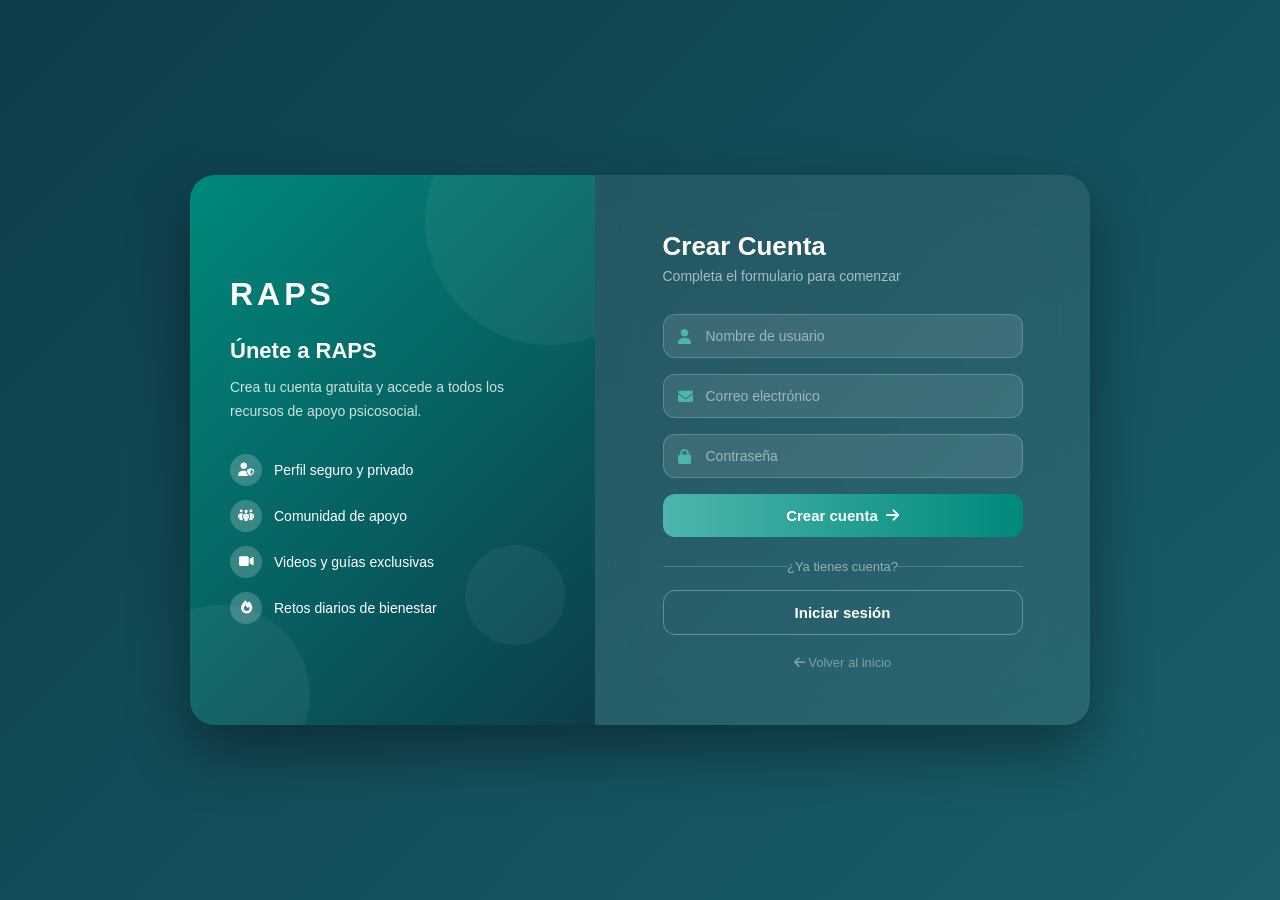
<file: templates/registro.html>
<!DOCTYPE html>
<html lang="es">
<head>
    <meta charset="UTF-8">
    <title>Registro - RAPS</title>
    <link rel="stylesheet" href="/static/css/styles.css">
    <link rel="stylesheet" href="https://cdnjs.cloudflare.com/ajax/libs/font-awesome/6.5.0/css/all.min.css">
</head>
<body class="auth-body">

<div class="auth-container">

    <!-- PANEL IZQUIERDO -->
    <div class="auth-panel-left">
        <div class="auth-panel-content">
            <h1 class="auth-logo">RAPS</h1>
            <h2>Únete a RAPS</h2>
            <p>Crea tu cuenta gratuita y accede a todos los recursos de apoyo psicosocial.</p>
            <div class="auth-features">
                <div class="auth-feature">
                    <i class="fa-solid fa-user-shield"></i>
                    <span>Perfil seguro y privado</span>
                </div>
                <div class="auth-feature">
                    <i class="fa-solid fa-people-group"></i>
                    <span>Comunidad de apoyo</span>
                </div>
                <div class="auth-feature">
                    <i class="fa-solid fa-video"></i>
                    <span>Videos y guías exclusivas</span>
                </div>
                <div class="auth-feature">
                    <i class="fa-solid fa-fire"></i>
                    <span>Retos diarios de bienestar</span>
                </div>
            </div>
        </div>
        <div class="auth-circles">
            <div class="circle c1"></div>
            <div class="circle c2"></div>
            <div class="circle c3"></div>
        </div>
    </div>

    <!-- PANEL DERECHO -->
    <div class="auth-panel-right">
        <div class="auth-glass-card">
            <h2>Crear Cuenta</h2>
            <p class="auth-subtitle">Completa el formulario para comenzar</p>

            <form method="POST" action="/registro">

                <div class="auth-input-group">
                    <i class="fa-solid fa-user"></i>
                    <input type="text" name="username" placeholder="Nombre de usuario" required>
                </div>

                <div class="auth-input-group">
                    <i class="fa-solid fa-envelope"></i>
                    <input type="email" name="email" placeholder="Correo electrónico" required>
                </div>

                <div class="auth-input-group">
                    <i class="fa-solid fa-lock"></i>
                    <input type="password" name="password" placeholder="Contraseña" required>
                </div>

                <button type="submit" class="auth-btn">
                    Crear cuenta <i class="fa-solid fa-arrow-right"></i>
                </button>

            </form>

            <div class="auth-divider">
                <span>¿Ya tienes cuenta?</span>
            </div>

            <a href="/login" class="auth-btn-outline">
                Iniciar sesión
            </a>

            <a href="/" class="auth-back">
                <i class="fa-solid fa-arrow-left"></i> Volver al inicio
            </a>

        </div>
    </div>

</div>

<script>
function toggleMenu() {
    const nav = document.querySelector('.nav-links');
    nav.classList.toggle('open');
}
</script>

</body>
</html>
</file>
<file: static/css/styles.css>
/* Reset básico */
* {
    margin: 0;
    padding: 0;
    box-sizing: border-box;
}

/* Fuente general */
body {
    font-family: 'Segoe UI', sans-serif;
    background: linear-gradient(to right, #0d3d4a, #1a5f6a);
    color: #333;
}

/* Header moderno */
header {
    text-align: center;
    padding: 40px 20px;
    color: white;
}

header h1 {
    font-size: 40px;
    margin-bottom: 20px;
}

/* Botón volver */
header a {
    display: inline-block;
    padding: 10px 20px;
    background-color: #4db6ac;
    color: white;
    text-decoration: none;
    border-radius: 25px;
    font-weight: bold;
    transition: 0.3s ease;
}

header a:hover {
    background-color: #00897b;
    transform: scale(1.05);
}

/* Contenedor principal */
section {
    background: #00897b;
    margin: 30px auto;
    padding: 30px;
    width: 80%;
    max-width: 900px;
    border-radius: 15px;
    box-shadow: 0px 8px 20px rgba(0,0,0,0.2);
}

/* Títulos */
section h2 {
    margin-bottom: 20px;
    color: #0d3d4a;
    text-align: center;
}

/* Video centrado */
iframe {
    display: block;
    margin: 0 auto;
    border-radius: 12px;
}

/* Lista profesional */
ul {
    list-style: none;
    padding: 0;
}

ul li {
    margin: 15px 0;
    text-align: center;
}

/* Links profesionales */
ul li a {
    display: inline-block;
    padding: 10px 18px;
    background-color: #00897b;
    color: white;
    text-decoration: none;
    border-radius: 20px;
    transition: 0.3s;
}

ul li a:hover {
    background-color: #0d3d4a;
    transform: scale(1.05);
}

/* NAVBAR */
.navbar {
    position: fixed;
    top: 0;
    width: 100%;
    background: rgba(8, 35, 42, 0.95);
    backdrop-filter: blur(10px);
    display: flex;
    justify-content: space-between;
    align-items: center;
    padding: 12px 40px;
    color: white;
    z-index: 1000;
    border-bottom: 1px solid rgba(255,255,255,0.08);
    box-shadow: 0 4px 20px rgba(0,0,0,0.3);
}

.logo {
    font-size: 22px;
    font-weight: 800;
    letter-spacing: 2px;
    background: linear-gradient(to right, #4db6ac, #00897b);
    -webkit-background-clip: text;
    -webkit-text-fill-color: transparent;
}

.nav-links {
    list-style: none;
    display: flex;
    align-items: center;
    gap: 8px;
}

.nav-links li a {
    color: rgba(255,255,255,0.85);
    text-decoration: none;
    font-weight: 500;
    font-size: 14px;
    padding: 7px 14px;
    border-radius: 20px;
    transition: 0.3s;
    border: 1px solid transparent;
}

.nav-links li a:hover {
    background: rgba(255,255,255,0.1);
    border-color: rgba(255,255,255,0.2);
    color: white;
}

.nav-links li span {
    color: #4db6ac;
    font-size: 14px;
    font-weight: 600;
    padding: 7px 14px;
    background: rgba(77,182,172,0.1);
    border-radius: 20px;
    border: 1px solid rgba(77,182,172,0.3);
}

.nav-links li a[href="/logout"] {
    background: rgba(231,76,60,0.15);
    border-color: rgba(231,76,60,0.3);
    color: #e74c3c;
}

.nav-links li a[href="/logout"]:hover {
    background: #e74c3c;
    color: white;
}

.nav-links li a[href="/registro"] {
    background: linear-gradient(to right, #4db6ac, #00897b);
    color: white;
    border: none;
    font-weight: bold;
}

.nav-links li a[href="/registro"]:hover {
    transform: scale(1.05);
    opacity: 0.9;
}

.mode-btn {
    background: rgba(255,255,255,0.1);
    border: 1px solid rgba(255,255,255,0.2);
    color: white;
    font-size: 16px;
    cursor: pointer;
    padding: 7px 12px;
    border-radius: 20px;
    transition: 0.3s;
}

.mode-btn:hover {
    background: rgba(255,255,255,0.2);
}

/* HERO */
.hero {
    margin-top: 120px;
    text-align: center;
    color: white;
    padding: 60px 20px;
    animation: fadeIn 1.5s ease;
}

.hero h1 {
    font-size: 45px;
    margin-bottom: 20px;
    color: white;
}

.hero p {
    font-size: 18px;
    margin-bottom: 30px;
    color: white;
}

.btn-primary {
    padding: 12px 25px;
    background-color: #4db6ac;
    color: white;
    text-decoration: none;
    border-radius: 30px;
    transition: 0.3s;
}

.btn-primary:hover {
    background-color: #00897b;
    transform: scale(1.05);
}

/* CARDS */
.cards {
    display: flex;
    justify-content: center;
    gap: 30px;
    padding: 60px 20px;
    flex-wrap: wrap;
}

.card {
    background: white;
    width: 280px;
    padding: 30px;
    border-radius: 15px;
    text-align: center;
    box-shadow: 0px 10px 25px rgba(0,0,0,0.2);
    transition: 0.3s;
}

.card:hover {
    transform: translateY(-10px);
}

.icon {
    font-size: 40px;
    margin-bottom: 15px;
    color: #00897b;
}

/* FOOTER */
footer {
    text-align: center;
    padding: 20px;
    background: rgba(0,0,0,0.8);
    color: white;
}

/* ANIMACIÓN */
@keyframes fadeIn {
    from { opacity: 0; transform: translateY(20px); }
    to { opacity: 1; transform: translateY(0); }
}

/* MODO OSCURO */
.dark-mode {
    background: #121212;
}

.dark-mode .card {
    background: #1f1f1f;
    color: white;
}

.dark-mode .navbar,
.dark-mode footer {
    background: #000;
}

/* LOGIN MODERNO */
.login-container {
    height: 100vh;
    display: flex;
    justify-content: center;
    align-items: center;
}

.login-card {
    background: white;
    padding: 40px;
    width: 350px;
    border-radius: 15px;
    box-shadow: 0px 15px 30px rgba(0,0,0,0.3);
    text-align: center;
    animation: fadeIn 1s ease;
}

.login-card h2 {
    margin-bottom: 25px;
    color: #0d3d4a;
}

.input-group {
    position: relative;
    margin-bottom: 20px;
}

.input-group i {
    position: absolute;
    top: 12px;
    left: 12px;
    color: #00897b;
}

.input-group input {
    width: 100%;
    padding: 10px 10px 10px 35px;
    border-radius: 8px;
    border: 1px solid #ccc;
    outline: none;
    transition: 0.3s;
}

.input-group input:focus {
    border-color: #00897b;
    box-shadow: 0px 0px 8px rgba(0,137,123,0.3);
}

.btn-login {
    width: 100%;
    padding: 12px;
    border: none;
    border-radius: 25px;
    background: linear-gradient(to right, #4db6ac, #00897b);
    color: white;
    font-weight: bold;
    cursor: pointer;
    transition: 0.3s;
}

.btn-login:hover {
    transform: scale(1.05);
}

.extra {
    margin-top: 15px;
    font-size: 14px;
}

.extra a {
    color: #00897b;
    text-decoration: none;
    font-weight: bold;
}

/* BOTÓN PRINCIPAL */
.btn-principal {
    width: 100%;
    padding: 15px;
    border: none;
    border-radius: 30px;
    background: linear-gradient(90deg, #4db6ac, #00897b);
    color: white;
    font-size: 16px;
    font-weight: bold;
    cursor: pointer;
    transition: all 0.3s ease;
}

.btn-principal:hover {
    transform: scale(1.03);
    box-shadow: 0 5px 15px rgba(0,137,123,0.4);
}

/* SELECT */
select {
    width: 100%;
    padding: 10px;
    margin: 10px 0 20px 0;
    border-radius: 8px;
    border: 1px solid #ccc;
}

/* TARJETAS HORIZONTALES */
.info-container {
    max-width: 1000px;
    margin: 50px auto;
    display: flex;
    flex-direction: column;
    gap: 30px;
}

.info-card {
    display: flex;
    align-items: center;
    background: #ffffff;
    padding: 30px;
    border-radius: 20px;
    box-shadow: 0 10px 25px rgba(0,0,0,0.1);
    transition: transform 0.3s ease;
}

.info-card:hover {
    transform: translateY(-5px);
}

.info-icon {
    font-size: 40px;
    color: #0d3d4a;
    margin-right: 25px;
    min-width: 60px;
    text-align: center;
}

.info-content h3 {
    margin-bottom: 10px;
    color: #0d3d4a;
}

.info-content p {
    margin-bottom: 10px;
    color: #444;
    line-height: 1.6;
}

/* FORO */
.forum-container {
    max-width: 900px;
    margin: 40px auto;
}

.forum-form textarea {
    width: 100%;
    height: 120px;
    padding: 15px;
    border-radius: 15px;
    border: 1px solid #ccc;
    resize: none;
    margin-bottom: 15px;
}

.post-card {
    background: white;
    padding: 20px;
    border-radius: 15px;
    margin-bottom: 15px;
    box-shadow: 0 5px 15px rgba(0,0,0,0.08);
}

/* CARD LINK */
.card-link {
    text-decoration: none;
    color: inherit;
}

.card-link:hover {
    transform: translateY(-10px) scale(1.03);
    cursor: pointer;
}

/* FORO LAYOUT */
.foro-layout {
    display: flex;
    gap: 25px;
    max-width: 1100px;
    margin: 100px auto 40px auto;
    padding: 0 20px;
}

.foro-main {
    flex: 1;
}

.foro-header {
    color: white;
    margin-bottom: 25px;
}

.foro-header h1 {
    font-size: 28px;
    margin-bottom: 8px;
}

.foro-header p {
    opacity: 0.8;
}

/* FORMULARIO */
.post-form-card {
    background: white;
    border-radius: 15px;
    padding: 20px;
    margin-bottom: 20px;
    box-shadow: 0 5px 15px rgba(0,0,0,0.15);
}

.post-form-header {
    display: flex;
    align-items: center;
    gap: 12px;
    margin-bottom: 15px;
    color: #00897b;
    font-weight: bold;
    font-size: 16px;
}

.post-form-card textarea {
    width: 100%;
    padding: 12px;
    border-radius: 10px;
    border: 1px solid #ddd;
    resize: none;
    font-family: 'Segoe UI', sans-serif;
    font-size: 14px;
    outline: none;
    transition: 0.3s;
}

.post-form-card textarea:focus {
    border-color: #00897b;
    box-shadow: 0 0 8px rgba(0,137,123,0.2);
}

.post-form-actions {
    display: flex;
    justify-content: flex-end;
    margin-top: 10px;
}

.btn-post {
    padding: 10px 20px;
    background: linear-gradient(to right, #4db6ac, #00897b);
    color: white;
    border: none;
    border-radius: 20px;
    cursor: pointer;
    font-weight: bold;
    transition: 0.3s;
}

.btn-post:hover {
    transform: scale(1.05);
}

/* CARDS DE POSTS */
.post-card-forum {
    background: white;
    border-radius: 15px;
    padding: 20px;
    margin-bottom: 15px;
    box-shadow: 0 5px 15px rgba(0,0,0,0.1);
    transition: 0.3s;
}

.post-card-forum:hover {
    transform: translateY(-3px);
}

.post-meta {
    display: flex;
    align-items: center;
    gap: 8px;
    margin-bottom: 12px;
    color: #666;
    font-size: 14px;
}

.post-author {
    font-weight: bold;
    color: #00897b;
}

.post-date {
    color: #999;
    font-size: 12px;
}

.post-body p {
    color: #333;
    line-height: 1.6;
}

.post-actions {
    display: flex;
    gap: 20px;
    margin-top: 15px;
    padding-top: 12px;
    border-top: 1px solid #eee;
    color: #888;
    font-size: 14px;
    cursor: pointer;
}

.post-actions span:hover {
    color: #00897b;
}

/* LOGIN PROMPT */
.login-prompt {
    background: white;
    border-radius: 15px;
    padding: 25px;
    text-align: center;
    margin-bottom: 20px;
    color: #555;
}

.login-prompt a {
    color: #00897b;
    font-weight: bold;
}

/* NO POSTS */
.no-posts {
    text-align: center;
    color: white;
    padding: 40px;
    opacity: 0.7;
}

/* SIDEBAR */
.foro-sidebar {
    width: 280px;
}

.sidebar-card {
    background: white;
    border-radius: 15px;
    padding: 20px;
    margin-bottom: 20px;
    box-shadow: 0 5px 15px rgba(0,0,0,0.1);
}

.sidebar-card h3 {
    color: #00897b;
    margin-bottom: 12px;
    font-size: 16px;
}

.sidebar-card p {
    color: #555;
    font-size: 14px;
    line-height: 1.5;
}

.sidebar-card hr {
    margin: 12px 0;
    border: none;
    border-top: 1px solid #eee;
}

.sidebar-card ul {
    list-style: none;
    padding: 0;
}

.sidebar-card ul li {
    color: #555;
    font-size: 14px;
    margin: 8px 0;
}

.sidebar-card ul li i {
    color: #00897b;
    margin-right: 8px;
}

/* RECURSOS */
.recursos-layout {
    max-width: 1100px;
    margin: 100px auto 40px auto;
    padding: 0 20px;
}

.recursos-section {
    margin-bottom: 50px;
}

.section-title {
    color: white;
    font-size: 24px;
    margin-bottom: 25px;
    padding-bottom: 10px;
    border-bottom: 2px solid rgba(255,255,255,0.2);
}

/* VIDEOS */
.videos-grid {
    display: grid;
    grid-template-columns: repeat(auto-fill, minmax(320px, 1fr));
    gap: 25px;
}

.video-card {
    background: white;
    border-radius: 15px;
    overflow: hidden;
    box-shadow: 0 5px 20px rgba(0,0,0,0.15);
    transition: 0.3s;
}

.video-card:hover {
    transform: translateY(-5px);
}

.video-card iframe {
    width: 100%;
    height: 200px;
    border: none;
}

.video-info {
    padding: 15px;
}

.video-info h3 {
    color: #0d3d4a;
    margin: 8px 0;
    font-size: 16px;
}

.video-info p {
    color: #666;
    font-size: 13px;
    line-height: 1.5;
}

.video-tag {
    display: inline-block;
    padding: 3px 10px;
    border-radius: 20px;
    font-size: 11px;
    font-weight: bold;
    color: white;
}

.video-tag.ansiedad { background: #e74c3c; }
.video-tag.social { background: #3498db; }
.video-tag.depresion { background: #8e44ad; }
.video-tag.soledad { background: #f39c12; }
.video-tag.mindfulness { background: #27ae60; }

/* AYUDA PROFESIONAL */
.ayuda-grid {
    display: grid;
    grid-template-columns: repeat(auto-fill, minmax(250px, 1fr));
    gap: 20px;
}

.ayuda-card {
    background: white;
    border-radius: 15px;
    padding: 25px;
    text-decoration: none;
    color: inherit;
    box-shadow: 0 5px 15px rgba(0,0,0,0.1);
    transition: 0.3s;
    display: flex;
    flex-direction: column;
    gap: 8px;
}

.ayuda-card:hover {
    transform: translateY(-5px);
    box-shadow: 0 10px 25px rgba(0,0,0,0.2);
}

.ayuda-card i {
    font-size: 30px;
    color: #00897b;
}

.ayuda-card h3 {
    color: #0d3d4a;
    font-size: 16px;
}

.ayuda-card p {
    color: #666;
    font-size: 13px;
    line-height: 1.5;
    flex: 1;
}

.ayuda-link {
    color: #00897b;
    font-size: 13px;
    font-weight: bold;
}

.ayuda-card.linea {
    border-left: 4px solid #4db6ac;
}

.ayuda-tag {
    background: #e0f2f1;
    color: #00897b;
    padding: 4px 10px;
    border-radius: 20px;
    font-size: 12px;
    font-weight: bold;
}

/* TEST LAYOUT */
.test-layout {
    display: flex;
    gap: 25px;
    max-width: 1000px;
    margin: 100px auto 40px auto;
    padding: 0 20px;
}

.test-card {
    flex: 1;
    background: white;
    border-radius: 20px;
    padding: 35px;
    box-shadow: 0 10px 30px rgba(0,0,0,0.15);
}

.test-header {
    display: flex;
    align-items: center;
    gap: 15px;
    margin-bottom: 30px;
    padding-bottom: 20px;
    border-bottom: 2px solid #f0f0f0;
}

.test-header h2 {
    color: #0d3d4a;
    font-size: 20px;
    margin-bottom: 5px;
}

.test-header p {
    color: #888;
    font-size: 13px;
}

.test-sidebar {
    width: 260px;
}

/* PREGUNTAS */
.pregunta {
    margin-bottom: 25px;
    padding-bottom: 20px;
    border-bottom: 1px solid #f0f0f0;
}

.pregunta p {
    color: #333;
    font-size: 15px;
    margin-bottom: 12px;
    display: flex;
    align-items: center;
    gap: 10px;
}

.num {
    background: #00897b;
    color: white;
    width: 28px;
    height: 28px;
    border-radius: 50%;
    display: flex;
    align-items: center;
    justify-content: center;
    font-size: 13px;
    font-weight: bold;
    flex-shrink: 0;
}

.opciones {
    display: flex;
    gap: 15px;
    flex-wrap: wrap;
}

.opciones label {
    display: flex;
    align-items: center;
    gap: 6px;
    cursor: pointer;
    color: #555;
    font-size: 14px;
    padding: 6px 12px;
    border-radius: 20px;
    border: 1px solid #ddd;
    transition: 0.2s;
}

.opciones label:hover {
    background: #e0f2f1;
    border-color: #00897b;
}

.opciones input[type="radio"] {
    accent-color: #00897b;
}

/* BOTÓN TEST */
.btn-test {
    width: 100%;
    padding: 15px;
    margin-top: 20px;
    background: linear-gradient(to right, #4db6ac, #00897b);
    color: white;
    border: none;
    border-radius: 25px;
    font-size: 16px;
    font-weight: bold;
    cursor: pointer;
    transition: 0.3s;
}

.btn-test:hover {
    transform: scale(1.02);
}

/* RESULTADO */
.resultado-box {
    margin-top: 25px;
    border-radius: 15px;
    overflow: hidden;
}

.resultado-nivel {
    padding: 25px;
    text-align: center;
    border-radius: 15px;
}

.resultado-nivel h3 {
    font-size: 22px;
    margin: 10px 0;
}

.resultado-nivel p {
    font-size: 14px;
    line-height: 1.6;
    margin-bottom: 15px;
}

.resultado-nivel.verde {
    background: #e8f8f0;
    color: #1a7a45;
}

.resultado-nivel.amarillo {
    background: #fef9e7;
    color: #7d6608;
}

.resultado-nivel.rojo {
    background: #fdecea;
    color: #922b21;
}

.btn-resultado {
    display: inline-block;
    padding: 10px 20px;
    background: #00897b;
    color: white;
    border-radius: 20px;
    text-decoration: none;
    font-size: 14px;
    font-weight: bold;
    transition: 0.3s;
}

.btn-resultado:hover {
    background: #0d3d4a;
}

/* BLOQUES DE TÍTULO */
.bloque-titulo {
    background: linear-gradient(to right, #0d3d4a, #00897b);
    color: white;
    padding: 10px 18px;
    border-radius: 10px;
    font-weight: bold;
    font-size: 15px;
    margin: 25px 0 15px 0;
    display: flex;
    align-items: center;
    gap: 10px;
}

/* INPUT TEXTO */
.input-texto {
    width: 100%;
    padding: 12px;
    border-radius: 10px;
    border: 1px solid #ddd;
    font-family: 'Segoe UI', sans-serif;
    font-size: 14px;
    resize: none;
    outline: none;
    transition: 0.3s;
    color: #333;
}

.input-texto:focus {
    border-color: #00897b;
    box-shadow: 0 0 8px rgba(0,137,123,0.2);
}

/* INFO LAYOUT */
.info-layout {
    display: flex;
    gap: 25px;
    max-width: 1100px;
    margin: 100px auto 40px auto;
    padding: 0 20px;
}

.info-main {
    flex: 1;
    display: flex;
    flex-direction: column;
    gap: 25px;
}

.info-sidebar {
    width: 260px;
}

/* INFO CARDS */
.info-card-full {
    background: white;
    border-radius: 20px;
    overflow: hidden;
    box-shadow: 0 5px 20px rgba(0,0,0,0.1);
    transition: 0.3s;
}

.info-card-full:hover {
    transform: translateY(-3px);
}

.info-card-header {
    display: flex;
    align-items: center;
    gap: 15px;
    padding: 20px 25px;
    color: white;
}

.info-card-header h2 {
    font-size: 20px;
    margin-bottom: 3px;
}

.info-card-header p {
    font-size: 13px;
    opacity: 0.85;
}

.ansiedad-color { background: linear-gradient(to right, #e74c3c, #c0392b); }
.social-color { background: linear-gradient(to right, #3498db, #2980b9); }
.depresion-color { background: linear-gradient(to right, #8e44ad, #7d3c98); }
.soledad-color { background: linear-gradient(to right, #f39c12, #d68910); }
.habilidades-color { background: linear-gradient(to right, #27ae60, #1e8449); }

.info-card-body {
    padding: 25px;
}

.info-card-body p {
    color: #555;
    line-height: 1.7;
    margin-bottom: 15px;
}

.info-card-body h4 {
    color: #0d3d4a;
    margin: 20px 0 12px 0;
    font-size: 15px;
    display: flex;
    align-items: center;
    gap: 8px;
}

/* SÍNTOMAS */
.sintomas-grid {
    display: flex;
    flex-wrap: wrap;
    gap: 8px;
    margin-bottom: 15px;
}

.sintoma {
    background: #e0f2f1;
    color: #00897b;
    padding: 5px 12px;
    border-radius: 20px;
    font-size: 13px;
    display: flex;
    align-items: center;
    gap: 5px;
}

.sintoma i {
    font-size: 8px;
}

/* FUENTE */
.fuente-link {
    margin-top: 15px;
    padding-top: 15px;
    border-top: 1px solid #eee;
    font-size: 13px;
    color: #888;
    display: flex;
    align-items: center;
    gap: 8px;
}

.fuente-link a {
    color: #00897b;
    text-decoration: none;
}

.fuente-link a:hover {
    text-decoration: underline;
}

/* LÍNEAS DE AYUDA */
.linea-ayuda {
    display: flex;
    align-items: center;
    gap: 12px;
    margin: 12px 0;
    padding: 10px;
    background: #e0f2f1;
    border-radius: 10px;
}

.linea-num {
    background: #00897b;
    color: white;
    font-size: 20px;
    font-weight: bold;
    padding: 5px 12px;
    border-radius: 8px;
}

.linea-ayuda p {
    color: #555;
    font-size: 13px;
    margin: 0;
}

/* DATOS */
.datos-list {
    padding-left: 18px;
    color: #555;
    font-size: 13px;
    line-height: 2;
}

/* EXPLORE LINKS */
.explore-links {
    display: flex;
    flex-direction: column;
    gap: 10px;
    margin-top: 10px;
}

.explore-links a {
    display: flex;
    align-items: center;
    gap: 10px;
    padding: 10px 15px;
    background: #e0f2f1;
    border-radius: 10px;
    color: #00897b;
    text-decoration: none;
    font-size: 14px;
    font-weight: bold;
    transition: 0.3s;
}

.explore-links a:hover {
    background: #00897b;
    color: white;
}

/* HERO BIENVENIDA */
.hero-bienvenida {
    color: #4db6ac;
    font-size: 16px;
    margin-bottom: 10px;
}

.hero-btns {
    display: flex;
    gap: 15px;
    justify-content: center;
    flex-wrap: wrap;
}

.btn-secondary {
    padding: 12px 25px;
    background-color: transparent;
    color: white;
    text-decoration: none;
    border-radius: 30px;
    border: 2px solid white;
    transition: 0.3s;
    font-weight: bold;
}

.btn-secondary:hover {
    background-color: white;
    color: #0d3d4a;
}

/* ESTADÍSTICAS */
.stats-section {
    display: flex;
    justify-content: center;
    gap: 20px;
    flex-wrap: wrap;
    padding: 40px 20px;
    background: rgba(0,0,0,0.2);
}

.stat-item {
    text-align: center;
    color: white;
    width: 220px;
    padding: 20px;
}

.stat-item i {
    font-size: 30px;
    color: #4db6ac;
    margin-bottom: 10px;
}

.stat-item h3 {
    font-size: 18px;
    margin-bottom: 8px;
}

.stat-item p {
    font-size: 13px;
    opacity: 0.8;
    line-height: 1.5;
}

/* HOME SECTIONS */
.home-section {
    padding: 60px 20px;
}

.home-section-title {
    text-align: center;
    color: #4db6ac;
    font-size: 28px;
    margin-bottom: 40px;
}

/* CARD LINK BTN */
.card-link-btn {
    display: inline-block;
    margin-top: 12px;
    color: #00897b;
    font-size: 13px;
    font-weight: bold;
}

/* CÓMO FUNCIONA */
.como-funciona {
    padding: 60px 20px;
    background: rgba(0,0,0,0.15);
}

.pasos {
    display: flex;
    justify-content: center;
    align-items: center;
    gap: 10px;
    flex-wrap: wrap;
    max-width: 1000px;
    margin: 0 auto;
}

.paso {
    background: white;
    border-radius: 20px;
    padding: 30px 20px;
    text-align: center;
    width: 180px;
    box-shadow: 0 5px 20px rgba(0,0,0,0.15);
    position: relative;
}

.paso-num {
    position: absolute;
    top: -15px;
    left: 50%;
    transform: translateX(-50%);
    background: #4db6ac;
    color: white;
    width: 30px;
    height: 30px;
    border-radius: 50%;
    display: flex;
    align-items: center;
    justify-content: center;
    font-weight: bold;
    font-size: 14px;
}

.paso i {
    color: #00897b;
    margin-bottom: 12px;
}

.paso h3 {
    color: #0d3d4a;
    margin-bottom: 8px;
    font-size: 16px;
}

.paso p {
    color: #666;
    font-size: 12px;
    line-height: 1.5;
}

.paso-flecha {
    color: rgba(255,255,255,0.5);
    font-size: 20px;
}

/* CTA */
.cta-section {
    padding: 60px 20px;
}

.cta-box {
    background: white;
    max-width: 600px;
    margin: 0 auto;
    border-radius: 20px;
    padding: 40px;
    text-align: center;
    box-shadow: 0 10px 30px rgba(0,0,0,0.2);
}

.cta-box i {
    color: #00897b;
    margin-bottom: 15px;
}

.cta-box h2 {
    color: #0d3d4a;
    margin-bottom: 10px;
}

.cta-box p {
    color: #666;
    margin-bottom: 15px;
}

.cta-num {
    display: block;
    font-size: 48px;
    font-weight: bold;
    color: #00897b;
    margin-bottom: 20px;
}

/* RETO DIARIO */
.reto-section {
    padding: 60px 20px;
}

.reto-box {
    background: white;
    max-width: 800px;
    margin: 0 auto;
    border-radius: 20px;
    padding: 30px;
    box-shadow: 0 10px 30px rgba(0,0,0,0.2);
    display: flex;
    align-items: center;
    gap: 25px;
    flex-wrap: wrap;
}

.reto-icono {
    background: linear-gradient(to right, #4db6ac, #00897b);
    width: 70px;
    height: 70px;
    border-radius: 50%;
    display: flex;
    align-items: center;
    justify-content: center;
    flex-shrink: 0;
}

.reto-icono i {
    font-size: 28px;
    color: white;
}

.reto-contenido {
    flex: 1;
}

.reto-categoria {
    background: #e0f2f1;
    color: #00897b;
    padding: 4px 12px;
    border-radius: 20px;
    font-size: 12px;
    font-weight: bold;
    display: inline-block;
    margin-bottom: 8px;
}

.reto-contenido h3 {
    color: #0d3d4a;
    font-size: 20px;
    margin-bottom: 8px;
}

.reto-contenido p {
    color: #666;
    font-size: 14px;
    line-height: 1.6;
}

.reto-acciones {
    display: flex;
    flex-direction: column;
    gap: 10px;
}

.btn-reto-completado {
    padding: 10px 18px;
    background: linear-gradient(to right, #4db6ac, #00897b);
    color: white;
    border: none;
    border-radius: 20px;
    cursor: pointer;
    font-weight: bold;
    font-size: 14px;
    transition: 0.3s;
    white-space: nowrap;
}

.btn-reto-completado:hover {
    transform: scale(1.05);
}

.btn-reto-nuevo {
    padding: 10px 18px;
    background: transparent;
    color: #00897b;
    border: 2px solid #00897b;
    border-radius: 20px;
    cursor: pointer;
    font-weight: bold;
    font-size: 14px;
    transition: 0.3s;
    white-space: nowrap;
}

.btn-reto-nuevo:hover {
    background: #00897b;
    color: white;
}

/* BOTONES ACCIÓN */
.btn-accion {
    background: none;
    border: 1px solid #ddd;
    padding: 6px 14px;
    border-radius: 20px;
    cursor: pointer;
    color: #888;
    font-size: 13px;
    transition: 0.3s;
    display: flex;
    align-items: center;
    gap: 6px;
}

.btn-accion:hover {
    border-color: #00897b;
    color: #00897b;
}

.btn-accion.liked {
    border-color: #e74c3c;
    color: #e74c3c;
}

.btn-accion-disabled {
    color: #bbb;
    font-size: 13px;
    display: flex;
    align-items: center;
    gap: 6px;
}

/* COMENTARIOS */
.comentarios-section {
    margin-top: 15px;
    padding-top: 15px;
    border-top: 1px solid #eee;
}

.comentario {
    display: flex;
    gap: 10px;
    margin-bottom: 12px;
    align-items: flex-start;
}

.comentario i {
    color: #00897b;
    font-size: 20px;
    margin-top: 3px;
}

.comentario-contenido {
    background: #e0f2f1;
    padding: 10px 15px;
    border-radius: 10px;
    flex: 1;
}

.comentario-autor {
    font-weight: bold;
    color: #00897b;
    font-size: 13px;
    display: block;
    margin-bottom: 4px;
}

.comentario-contenido p {
    color: #333;
    font-size: 14px;
    margin-bottom: 4px;
}

.comentario-contenido small {
    color: #aaa;
    font-size: 11px;
}

.comentario-form {
    display: flex;
    gap: 8px;
    margin-top: 10px;
}

.comentario-form input {
    flex: 1;
    padding: 8px 15px;
    border-radius: 20px;
    border: 1px solid #ddd;
    outline: none;
    font-size: 14px;
    transition: 0.3s;
}

.comentario-form input:focus {
    border-color: #00897b;
}

.comentario-form button {
    background: #00897b;
    color: white;
    border: none;
    padding: 8px 15px;
    border-radius: 20px;
    cursor: pointer;
    transition: 0.3s;
}

.comentario-form button:hover {
    background: #0d3d4a;
}

.comentario-login {
    text-align: center;
    color: #888;
    font-size: 13px;
    padding: 10px;
}

.comentario-login a {
    color: #00897b;
    font-weight: bold;
}

/* PERFIL LAYOUT */
.perfil-layout {
    display: flex;
    gap: 25px;
    max-width: 1100px;
    margin: 100px auto 40px auto;
    padding: 0 20px;
}

.perfil-sidebar {
    width: 280px;
    display: flex;
    flex-direction: column;
    gap: 20px;
}

.perfil-main {
    flex: 1;
}

/* PERFIL CARD */
.perfil-card {
    background: white;
    border-radius: 20px;
    padding: 30px;
    text-align: center;
    box-shadow: 0 5px 20px rgba(0,0,0,0.15);
}

.perfil-avatar i {
    font-size: 80px;
    color: #00897b;
    margin-bottom: 15px;
}

.perfil-card h2 {
    color: #0d3d4a;
    font-size: 22px;
    margin-bottom: 5px;
}

.perfil-email {
    color: #888;
    font-size: 14px;
    margin-bottom: 15px;
}

.perfil-badges {
    display: flex;
    justify-content: center;
    gap: 8px;
    flex-wrap: wrap;
}

.badge {
    background: #e0f2f1;
    color: #00897b;
    padding: 5px 12px;
    border-radius: 20px;
    font-size: 12px;
    font-weight: bold;
}

/* STATS PERFIL */
.perfil-stats {
    background: white;
    border-radius: 20px;
    padding: 20px;
    display: flex;
    justify-content: space-around;
    box-shadow: 0 5px 20px rgba(0,0,0,0.15);
}

.stat-perfil {
    text-align: center;
}

.stat-perfil h3 {
    color: #0d3d4a;
    font-size: 24px;
    margin-bottom: 4px;
}

.stat-perfil p {
    color: #888;
    font-size: 12px;
}

/* SECCIÓN TÍTULO */
.perfil-seccion-titulo {
    display: flex;
    align-items: center;
    gap: 12px;
    color: white;
    margin-bottom: 20px;
}

.perfil-seccion-titulo h2 {
    font-size: 22px;
}

.perfil-seccion-titulo i {
    font-size: 22px;
    color: #4db6ac;
}

/* FOTO PERFIL */
.perfil-foto {
    width: 100px;
    height: 100px;
    border-radius: 50%;
    object-fit: cover;
    border: 4px solid #00897b;
    margin-bottom: 15px;
}

.form-foto {
    margin-top: 10px;
}

.btn-cambiar-foto {
    display: inline-block;
    padding: 8px 16px;
    background: #e0f2f1;
    color: #00897b;
    border-radius: 20px;
    font-size: 13px;
    font-weight: bold;
    cursor: pointer;
    transition: 0.3s;
}

.btn-cambiar-foto:hover {
    background: #00897b;
    color: white;
}

/* NAV PERFIL */
.nav-perfil {
    display: flex;
    align-items: center;
    gap: 8px;
    color: #4db6ac !important;
    text-decoration: none;
    background: rgba(77,182,172,0.1) !important;
    border: 1px solid rgba(77,182,172,0.3) !important;
    padding: 5px 12px !important;
    border-radius: 20px;
    font-weight: 600;
    font-size: 14px;
}

.nav-foto {
    width: 28px;
    height: 28px;
    border-radius: 50%;
    object-fit: cover;
    border: 2px solid #4db6ac;
}

.nav-perfil i {
    font-size: 22px;
    color: #4db6ac;
}
/* AUTH PAGES */
.auth-body {
    min-height: 100vh;
    display: flex;
    align-items: center;
    justify-content: center;
    background: linear-gradient(135deg, #0d3d4a, #1a5f6a);
    padding: 0;
    margin: 0;
}

.auth-container {
    display: flex;
    width: 900px;
    min-height: 550px;
    border-radius: 25px;
    overflow: hidden;
    box-shadow: 0 25px 60px rgba(0,0,0,0.4);
}

/* PANEL IZQUIERDO */
.auth-panel-left {
    width: 45%;
    background: linear-gradient(135deg, #00897b, #0d3d4a);
    padding: 50px 40px;
    position: relative;
    overflow: hidden;
    display: flex;
    flex-direction: column;
    justify-content: center;
}

.auth-panel-content {
    position: relative;
    z-index: 2;
}

.auth-logo {
    font-size: 32px;
    font-weight: 900;
    letter-spacing: 4px;
    color: white;
    margin-bottom: 25px;
}

.auth-panel-left h2 {
    color: white;
    font-size: 22px;
    margin-bottom: 12px;
}

.auth-panel-left p {
    color: rgba(255,255,255,0.8);
    font-size: 14px;
    line-height: 1.7;
    margin-bottom: 30px;
}

.auth-features {
    display: flex;
    flex-direction: column;
    gap: 14px;
}

.auth-feature {
    display: flex;
    align-items: center;
    gap: 12px;
    color: white;
    font-size: 14px;
}

.auth-feature i {
    background: rgba(255,255,255,0.2);
    width: 32px;
    height: 32px;
    border-radius: 50%;
    display: flex;
    align-items: center;
    justify-content: center;
    font-size: 13px;
    flex-shrink: 0;
}

/* CÍRCULOS DECORATIVOS */
.auth-circles {
    position: absolute;
    top: 0;
    left: 0;
    width: 100%;
    height: 100%;
    z-index: 1;
}

.circle {
    position: absolute;
    border-radius: 50%;
    background: rgba(255,255,255,0.05);
}

.c1 {
    width: 250px;
    height: 250px;
    top: -80px;
    right: -80px;
}

.c2 {
    width: 180px;
    height: 180px;
    bottom: -60px;
    left: -60px;
}

.c3 {
    width: 100px;
    height: 100px;
    bottom: 80px;
    right: 30px;
}

/* PANEL DERECHO */
.auth-panel-right {
    width: 55%;
    background: rgba(255,255,255,0.08);
    backdrop-filter: blur(20px);
    display: flex;
    align-items: center;
    justify-content: center;
    padding: 40px;
}

.auth-glass-card {
    width: 100%;
    max-width: 360px;
}

.auth-glass-card h2 {
    color: white;
    font-size: 26px;
    margin-bottom: 6px;
    font-weight: 700;
}

.auth-subtitle {
    color: rgba(255,255,255,0.6);
    font-size: 14px;
    margin-bottom: 30px;
}

/* INPUTS AUTH */
.auth-input-group {
    position: relative;
    margin-bottom: 16px;
}

.auth-input-group i {
    position: absolute;
    top: 50%;
    left: 15px;
    transform: translateY(-50%);
    color: #4db6ac;
    font-size: 15px;
}

.auth-input-group input {
    width: 100%;
    padding: 13px 15px 13px 42px;
    background: rgba(255,255,255,0.1);
    border: 1px solid rgba(255,255,255,0.2);
    border-radius: 12px;
    color: white;
    font-size: 14px;
    outline: none;
    transition: 0.3s;
    font-family: 'Segoe UI', sans-serif;
}

.auth-input-group input::placeholder {
    color: rgba(255,255,255,0.5);
}

.auth-input-group input:focus {
    border-color: #4db6ac;
    background: rgba(255,255,255,0.15);
    box-shadow: 0 0 15px rgba(77,182,172,0.2);
}

/* BOTÓN AUTH */
.auth-btn {
    width: 100%;
    padding: 13px;
    background: linear-gradient(to right, #4db6ac, #00897b);
    color: white;
    border: none;
    border-radius: 12px;
    font-size: 15px;
    font-weight: bold;
    cursor: pointer;
    transition: 0.3s;
    margin-top: 8px;
    display: flex;
    align-items: center;
    justify-content: center;
    gap: 8px;
    text-decoration: none;
}

.auth-btn:hover {
    transform: translateY(-2px);
    box-shadow: 0 8px 20px rgba(0,137,123,0.4);
}

/* DIVIDER */
.auth-divider {
    text-align: center;
    margin: 20px 0 15px 0;
    position: relative;
}

.auth-divider::before,
.auth-divider::after {
    content: '';
    position: absolute;
    top: 50%;
    width: 35%;
    height: 1px;
    background: rgba(255,255,255,0.2);
}

.auth-divider::before { left: 0; }
.auth-divider::after { right: 0; }

.auth-divider span {
    color: rgba(255,255,255,0.5);
    font-size: 13px;
    padding: 0 10px;
}

/* BOTÓN OUTLINE */
.auth-btn-outline {
    width: 100%;
    padding: 13px;
    background: transparent;
    color: white;
    border: 1px solid rgba(255,255,255,0.3);
    border-radius: 12px;
    font-size: 15px;
    font-weight: bold;
    cursor: pointer;
    transition: 0.3s;
    text-align: center;
    text-decoration: none;
    display: block;
}

.auth-btn-outline:hover {
    background: rgba(255,255,255,0.1);
    border-color: white;
}

/* ERROR */
.auth-error {
    background: rgba(231,76,60,0.2);
    border: 1px solid rgba(231,76,60,0.4);
    color: #ff8a80;
    padding: 10px 15px;
    border-radius: 10px;
    font-size: 13px;
    margin-bottom: 12px;
}

/* VOLVER */
.auth-back {
    display: block;
    text-align: center;
    margin-top: 20px;
    color: rgba(255,255,255,0.4);
    font-size: 13px;
    text-decoration: none;
    transition: 0.3s;
}

.auth-back:hover {
    color: white;
}
/* ===== RESPONSIVE ===== */
@media (max-width: 768px) {

    /* NAVBAR */
    .navbar {
        padding: 12px 20px;
        flex-wrap: wrap;
        gap: 10px;
    }

    .nav-links {
        display: flex;
        flex-wrap: wrap;
        justify-content: center;
        gap: 5px;
    }

    .nav-links li a {
        font-size: 12px;
        padding: 5px 10px;
    }

    .nav-perfil {
        font-size: 12px;
        padding: 5px 10px !important;
    }

    /* HERO */
    .hero {
        margin-top: 140px;
        padding: 30px 15px;
    }

    .hero h1 {
        font-size: 28px;
    }

    .hero p {
        font-size: 15px;
    }

    .hero-btns {
        flex-direction: column;
        align-items: center;
    }

    /* STATS */
    .stats-section {
        flex-direction: column;
        align-items: center;
        gap: 10px;
        padding: 20px;
    }

    .stat-item {
        width: 100%;
        max-width: 300px;
    }

    /* CARDS */
    .cards {
        flex-direction: column;
        align-items: center;
        padding: 30px 15px;
    }

    .card {
        width: 100%;
        max-width: 350px;
    }

    /* PASOS */
    .pasos {
        flex-direction: column;
        align-items: center;
    }

    .paso-flecha {
        transform: rotate(90deg);
    }

    /* RETO */
    .reto-box {
        flex-direction: column;
        text-align: center;
    }

    .reto-acciones {
        flex-direction: row;
        justify-content: center;
    }

    /* CTA */
    .cta-box {
        padding: 25px 20px;
    }

    /* FORO */
    .foro-layout {
        flex-direction: column;
        margin-top: 130px;
    }

    .foro-sidebar {
        width: 100%;
    }

    /* RECURSOS */
    .recursos-layout {
        margin-top: 130px;
    }

    .videos-grid {
        grid-template-columns: 1fr;
    }

    .ayuda-grid {
        grid-template-columns: 1fr;
    }

    /* TEST */
    .test-layout {
        flex-direction: column;
        margin-top: 130px;
    }

    .test-sidebar {
        width: 100%;
    }

    /* INFO */
    .info-layout {
        flex-direction: column;
        margin-top: 130px;
    }

    .info-sidebar {
        width: 100%;
    }

    .info-card-header {
        flex-direction: column;
        text-align: center;
    }

    /* PERFIL */
    .perfil-layout {
        flex-direction: column;
        margin-top: 130px;
    }

    .perfil-sidebar {
        width: 100%;
    }

    /* AUTH */
    .auth-container {
        flex-direction: column;
        width: 95%;
        min-height: auto;
    }

    .auth-panel-left {
        width: 100%;
        padding: 30px 25px;
    }

    .auth-features {
        display: none;
    }

    .auth-panel-right {
        width: 100%;
        padding: 30px 25px;
    }

    /* OPCIONES TEST */
    .opciones {
        flex-direction: column;
        gap: 8px;
    }

    /* SINTOMAS */
    .sintomas-grid {
        gap: 6px;
    }
}

@media (max-width: 480px) {

    .hero h1 {
        font-size: 22px;
    }

    .logo {
        font-size: 18px;
    }

    .nav-links li a {
        font-size: 11px;
        padding: 4px 8px;
    }

    .home-section-title {
        font-size: 22px;
    }

    .auth-logo {
        font-size: 24px;
    }

    .auth-glass-card h2 {
        font-size: 20px;
    }

    .perfil-stats {
        flex-direction: column;
        gap: 15px;
        text-align: center;
    }

    .post-form-card textarea {
        height: 80px;
    }

    .comentario-form {
        flex-direction: column;
    }

    .comentario-form button {
        width: 100%;
    }
}
/* MENÚ HAMBURGUESA */
.hamburger {
    display: none;
    flex-direction: column;
    gap: 5px;
    cursor: pointer;
    background: none;
    border: none;
    padding: 5px;
}

.hamburger span {
    display: block;
    width: 25px;
    height: 3px;
    background: white;
    border-radius: 3px;
    transition: 0.3s;
}

/* ===== RESPONSIVE ===== */
@media (max-width: 768px) {

    /* NAVBAR */
    .navbar {
        padding: 12px 20px;
    }

    .hamburger {
        display: flex;
    }

    .nav-links {
        display: none;
        position: fixed;
        top: 60px;
        left: 0;
        width: 100%;
        background: rgba(8, 35, 42, 0.98);
        flex-direction: column;
        align-items: flex-start;
        padding: 15px 20px;
        gap: 5px;
        z-index: 999;
        border-bottom: 1px solid rgba(255,255,255,0.1);
    }

    .nav-links.open {
        display: flex;
    }

    .nav-links li {
        width: 100%;
    }

    .nav-links li a {
        display: block;
        width: 100%;
        padding: 10px 15px;
        font-size: 14px;
        border-radius: 10px;
    }

    .nav-perfil {
        width: 100%;
        justify-content: flex-start;
        font-size: 12px;
        padding: 5px 10px !important;
    }

    /* HERO */
    .hero {
        margin-top: 80px;
        padding: 30px 15px;
    }

    .hero h1 {
        font-size: 28px;
    }

    .hero p {
        font-size: 15px;
    }

    .hero-btns {
        flex-direction: column;
        align-items: center;
    }

    /* STATS */
    .stats-section {
        flex-direction: column;
        align-items: center;
        gap: 10px;
        padding: 20px;
    }

    .stat-item {
        width: 100%;
        max-width: 300px;
    }

    /* CARDS */
    .cards {
        flex-direction: column;
        align-items: center;
        padding: 30px 15px;
    }

    .card {
        width: 100%;
        max-width: 350px;
    }

    /* PASOS */
    .pasos {
        flex-direction: column;
        align-items: center;
    }

    .paso-flecha {
        transform: rotate(90deg);
    }

    /* RETO */
    .reto-box {
        flex-direction: column;
        text-align: center;
    }

    .reto-acciones {
        flex-direction: row;
        justify-content: center;
    }

    /* CTA */
    .cta-box {
        padding: 25px 20px;
    }

    /* FORO */
    .foro-layout {
        flex-direction: column;
        margin-top: 80px;
    }

    .foro-sidebar {
        width: 100%;
    }

    /* RECURSOS */
    .recursos-layout {
        margin-top: 80px;
    }

    .videos-grid {
        grid-template-columns: 1fr;
    }

    .ayuda-grid {
        grid-template-columns: 1fr;
    }

    /* TEST */
    .test-layout {
        flex-direction: column;
        margin-top: 80px;
    }

    .test-sidebar {
        width: 100%;
    }

    /* INFO */
    .info-layout {
        flex-direction: column;
        margin-top: 80px;
    }

    .info-sidebar {
        width: 100%;
    }

    .info-card-header {
        flex-direction: column;
        text-align: center;
    }

    /* PERFIL */
    .perfil-layout {
        flex-direction: column;
        margin-top: 80px;
    }

    .perfil-sidebar {
        width: 100%;
    }

    /* AUTH */
    .auth-container {
        flex-direction: column;
        width: 95%;
        min-height: auto;
    }

    .auth-panel-left {
        width: 100%;
        padding: 30px 25px;
    }

    .auth-features {
        display: none;
    }

    .auth-panel-right {
        width: 100%;
        padding: 30px 25px;
    }

    /* OPCIONES TEST */
    .opciones {
        flex-direction: column;
        gap: 8px;
    }

    /* SINTOMAS */
    .sintomas-grid {
        gap: 6px;
    }
}

@media (max-width: 480px) {

    .hero h1 {
        font-size: 22px;
    }

    .logo {
        font-size: 18px;
    }

    .home-section-title {
        font-size: 22px;
    }

    .auth-logo {
        font-size: 24px;
    }

    .auth-glass-card h2 {
        font-size: 20px;
    }

    .perfil-stats {
        flex-direction: column;
        gap: 15px;
        text-align: center;
    }

    .post-form-card textarea {
        height: 80px;
    }

    .comentario-form {
        flex-direction: column;
    }

    .comentario-form button {
        width: 100%;
    }
}
</file>
